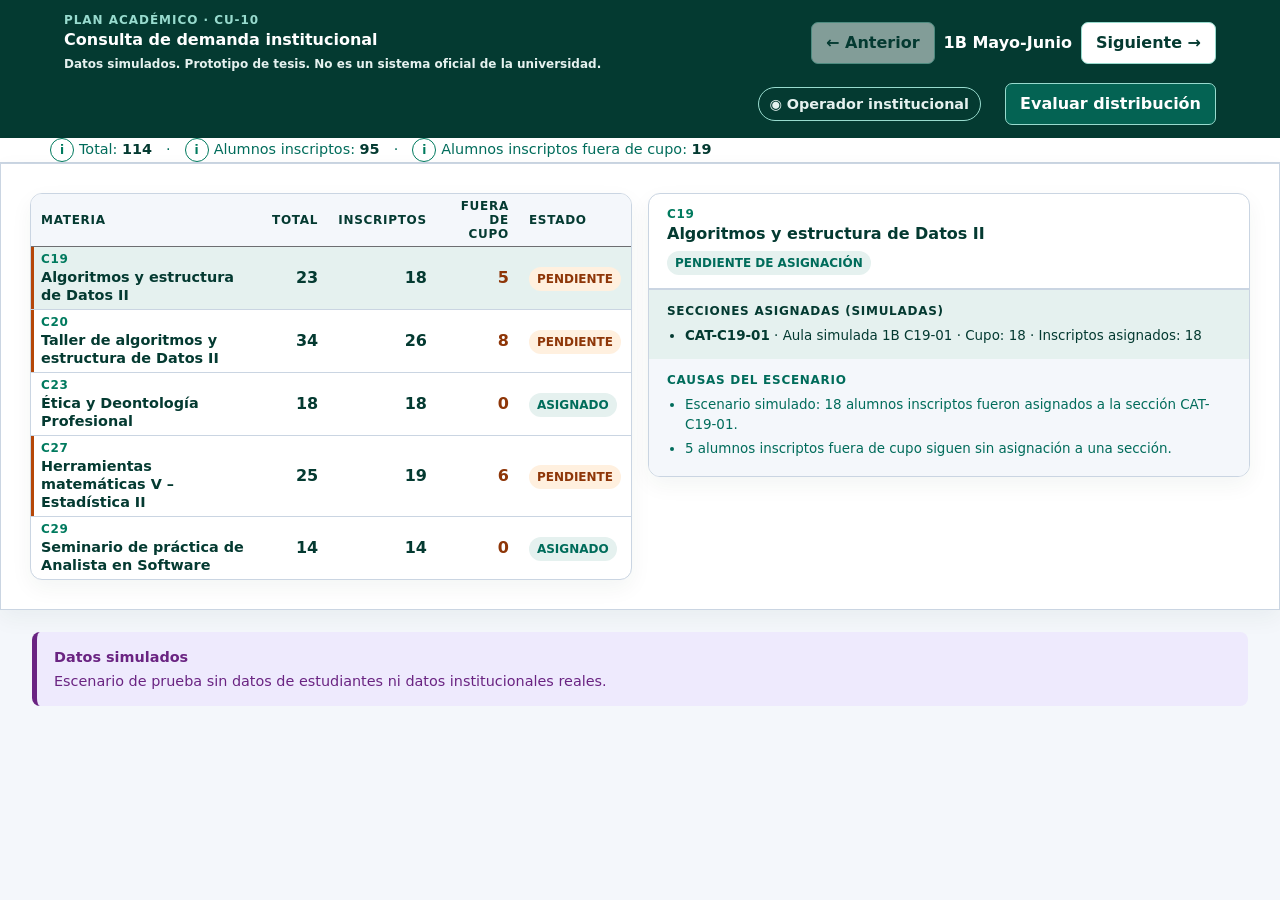
<file: institucional-demanda/index.html>
<!doctype html>
<html lang="es">
<head>
  <meta charset="utf-8">
  <meta name="viewport" content="width=device-width, initial-scale=1">
  <title>CU-10 · Demanda institucional</title>
  <link rel="icon" href="data:,">
  <link rel="stylesheet" href="../comun/tokens.css">
  <link rel="stylesheet" href="styles.css">
</head>
<body>
  <a class="skip-link" href="#demand-list">Saltar al detalle de demanda</a>
  <header class="topbar">
    <div class="brand">
      <h1 class="brand-title"><span>Plan académico · CU-10</span><span class="brand-name">Consulta de demanda institucional</span></h1>
      <p class="simulation-notice-inline">Datos simulados. Prototipo de tesis. No es un sistema oficial de la universidad.</p>
    </div>
    <div class="period-controls topbar-period" role="group" aria-label="Período académico" aria-describedby="period-description">
      <p id="period-kind" class="period-kind sr-only">Período actual</p>
      <button type="button" id="period-prev" aria-label="Ver período anterior">← Anterior</button>
      <p id="period-label" class="period-label">1B Mayo-Junio</p>
      <button type="button" id="period-next" aria-label="Ver período siguiente">Siguiente →</button>
      <p id="period-description" class="sr-only">La navegación entre períodos actualiza el resumen y el detalle de demanda simulada.</p>
    </div>
    <div class="actor-actions">
      <p class="actor"><span aria-hidden="true">◉</span> <strong>Operador institucional</strong></p>
      <button type="button" id="global-evaluation-action" class="global-evaluation-action" aria-controls="global-evaluation-result" aria-expanded="false">Evaluar distribución</button>
    </div>
  </header>

  <section class="summary" aria-labelledby="summary-title">
    <h2 id="summary-title" class="sr-only">Resumen agregado de demanda</h2>
    <div class="inline-summary">
      <span class="summary-item" data-metric="total">
        <button type="button" class="summary-info" aria-label="Más información sobre Total" aria-describedby="demand-total-help" aria-controls="demand-total-help" aria-expanded="false"><span aria-hidden="true">i</span></button>
        <span>Total: <strong id="demand-total-value">0</strong></span>
        <span id="demand-total-help" class="summary-help" role="tooltip">Total: suma de alumnos inscriptos y alumnos inscriptos fuera de cupo.</span>
      </span>
      <span class="summary-item" data-metric="alumnosInscriptos">
        <button type="button" class="summary-info" aria-label="Más información sobre Alumnos inscriptos" aria-describedby="enrolled-help" aria-controls="enrolled-help" aria-expanded="false"><span aria-hidden="true">i</span></button>
        <span>Alumnos inscriptos: <strong id="enrolled-value">0</strong></span>
        <span id="enrolled-help" class="summary-help" role="tooltip">Alumnos inscriptos: estudiantes inscriptos dentro del cupo asignado.</span>
      </span>
      <span class="summary-item" data-metric="alumnosInscriptosFueraDeCupo">
        <button type="button" class="summary-info" aria-label="Más información sobre Alumnos inscriptos fuera de cupo" aria-describedby="outside-capacity-help" aria-controls="outside-capacity-help" aria-expanded="false"><span aria-hidden="true">i</span></button>
        <span>Alumnos inscriptos fuera de cupo: <strong id="outside-capacity-value">0</strong></span>
        <span id="outside-capacity-help" class="summary-help" role="tooltip">Alumnos inscriptos fuera de cupo: estudiantes registrados o identificados para el período actual que no pudieron ser absorbidos por el cupo asignado.</span>
      </span>
      <span class="summary-item" data-metric="demandaFutura">
        <button type="button" class="summary-info" aria-label="Más información sobre Demanda futura" aria-describedby="future-demand-help" aria-controls="future-demand-help" aria-expanded="false"><span aria-hidden="true">i</span></button>
        <span>Demanda futura: <strong id="future-demand-value">0</strong></span>
        <span id="future-demand-help" class="summary-help" role="tooltip">Demanda futura: estudiantes que desean cursar la materia en el período siguiente, pero no son inscriptos del período actual.</span>
      </span>
    </div>
  </section>

  <main class="page-shell" aria-label="Consulta de demanda institucional">
    <section class="demand-section" aria-labelledby="demand-title">
      <h2 id="demand-title" class="sr-only">Demanda y causas</h2>
      <div id="global-evaluation" class="global-evaluation" hidden>
        <section id="global-evaluation-result" class="global-evaluation-result" aria-label="Resultado de la evaluación global" aria-live="polite" hidden></section>
      </div>
      <div id="demand-list" class="demand-master" tabindex="-1">
        <div class="demand-table-scroll">
          <table class="demand-table">
            <caption class="sr-only">Demanda simulada por materia del período seleccionado</caption>
            <thead id="demand-table-head"></thead>
            <tbody id="demand-table-body"></tbody>
          </table>
        </div>
        <section id="demand-detail" class="demand-detail" aria-labelledby="demand-detail-title"></section>
      </div>
    </section>

    <footer class="page-footer simulation-notice" aria-label="Aviso sobre datos simulados">
      <strong>Datos simulados</strong>
      <span>Escenario de prueba sin datos de estudiantes ni datos institucionales reales.</span>
    </footer>
  </main>

  <div id="announcements" class="sr-only" aria-live="polite" aria-atomic="true"></div>
  <script src="../comun/datos-simulados.js"></script>
  <script src="../comun/demanda-institucional-simulada.js"></script>
  <script src="../comun/optimizacion-aulas-global.js"></script>
  <script src="app.js"></script>
</body>
</html>
</file>
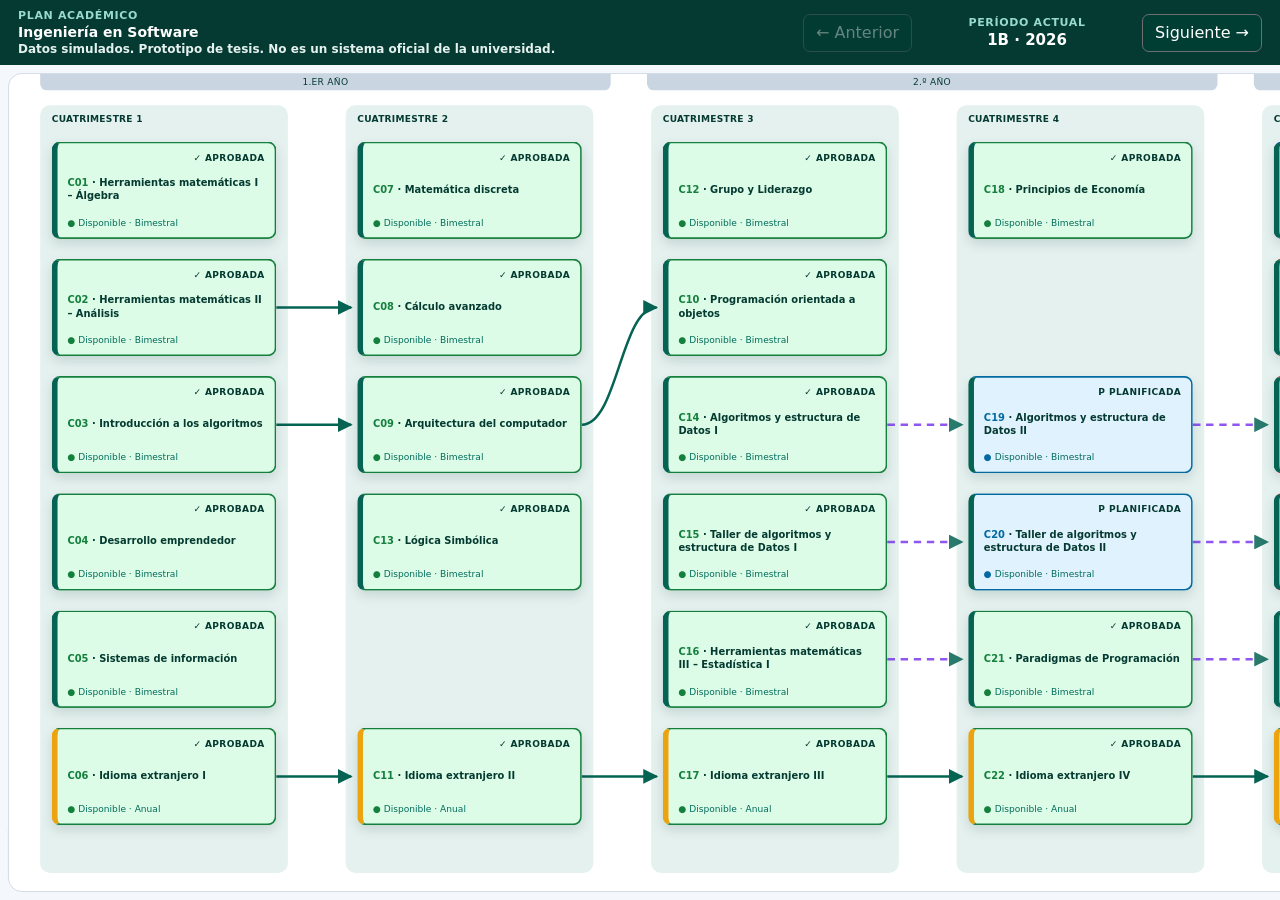
<file: mockup/index.html>
<!doctype html>
<html lang="es">
<head>
  <meta charset="utf-8">
  <meta name="viewport" content="width=device-width, initial-scale=1">
  <title>Mockup editable · Mapa de correlatividades</title>
  <link rel="stylesheet" href="../comun/tokens.css">
  <link rel="stylesheet" href="../comun/escenario.css?v=1">
</head>
<body>
  <header class="period-bar">
    <div class="period-context">
      <h1 class="period-title"><span>Plan académico</span><span class="period-title-name">Ingeniería en Software</span></h1>
      <span class="simulation-notice">Datos simulados. Prototipo de tesis. No es un sistema oficial de la universidad.</span>
    </div>
    <nav class="period-navigation" aria-label="Navegación entre períodos académicos">
      <button type="button" id="period-prev" disabled aria-label="Ver período anterior">← Anterior</button>
      <div class="period-display" aria-live="polite">
        <span id="period-kind">Período actual</span>
        <strong id="period-label">1B · 2026</strong>
      </div>
      <button type="button" id="period-next" aria-label="Ver período siguiente">Siguiente →</button>
    </nav>
  </header>
  <main class="canvas">
    <div id="graph-frame" class="graph-frame">
      <section class="graph-region" id="graph-region" aria-label="Grafo editable de materias y correlatividades">
        <div class="year-row" aria-hidden="true">
          <span>1.er año</span><span>2.º año</span><span>3.er año</span><span>4.º año</span><span>5.º año</span>
        </div>
        <div class="graph-stage" id="graph-stage">
          <svg id="connections" class="connections" aria-hidden="true"></svg>
          <div id="columns" class="columns"></div>
        </div>
      </section>
    </div>

  </main>
  <script src="app.js"></script>
</body>
</html>
</file>
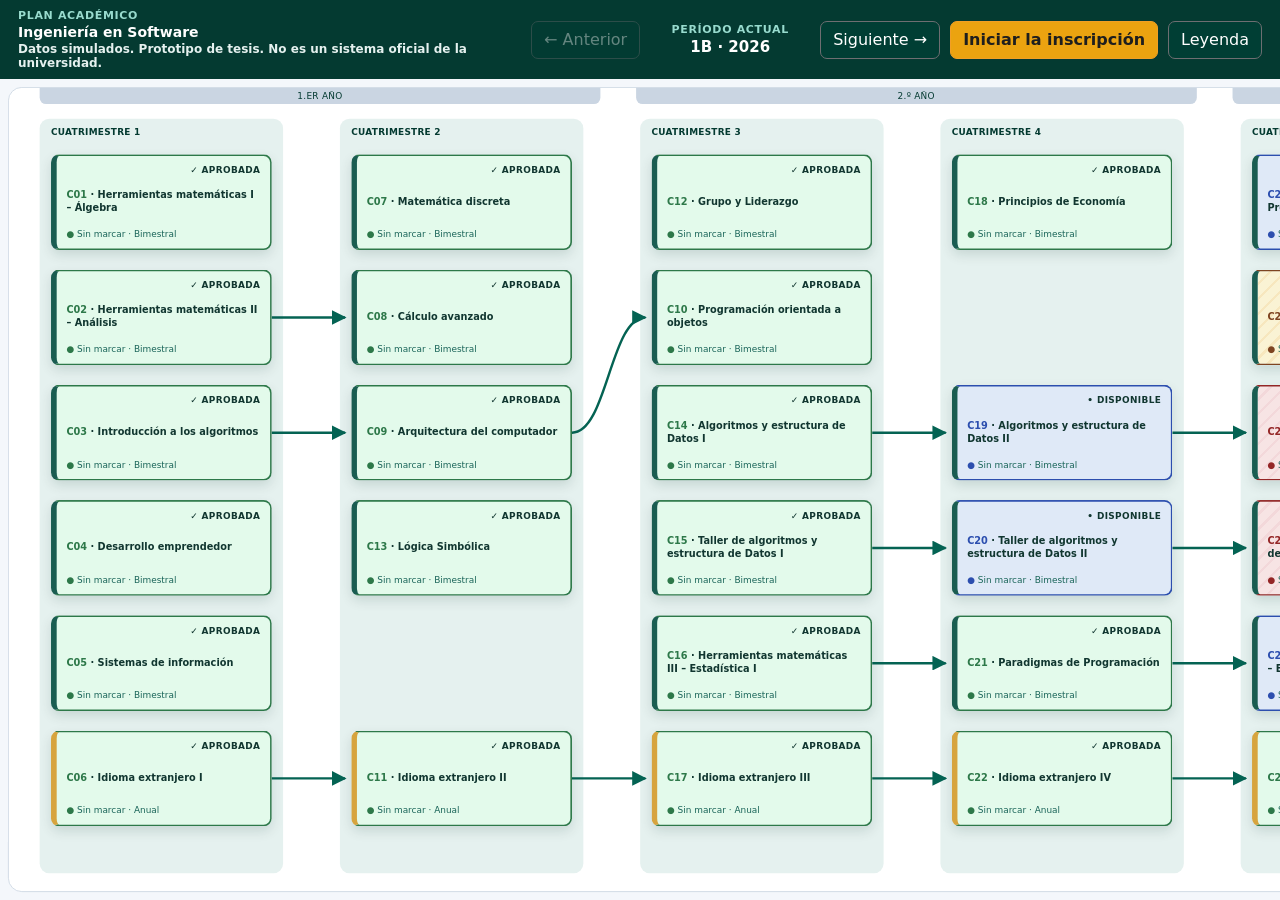
<file: panel-seleccion/index.html>
<!doctype html>
<html lang="es">
<head>
  <meta charset="utf-8">
  <meta name="viewport" content="width=device-width, initial-scale=1">
  <title>Panel de selección · Mapa de correlatividades</title>
  <link rel="icon" href="data:,">
  <link rel="stylesheet" href="../comun/tokens.css">
  <link rel="stylesheet" href="styles.css?v=24">
</head>
<body>
  <header class="period-bar">
    <div class="period-context">
      <h1 class="period-title"><span>Plan académico</span><span class="period-title-name">Ingeniería en Software</span></h1>
      <span class="simulation-notice">Datos simulados. Prototipo de tesis. No es un sistema oficial de la universidad.</span>
    </div>
    <nav class="period-navigation" aria-label="Navegación entre períodos académicos">
      <button type="button" id="period-prev" disabled aria-label="Ver período anterior">← Anterior</button>
      <div class="period-display" aria-live="polite">
        <span id="period-kind">Período actual</span>
        <strong id="period-label">1B · 2026</strong>
      </div>
      <button type="button" id="period-next" aria-label="Ver período siguiente">Siguiente →</button>
      <button type="button" id="primary-action" class="primary-action">Iniciar la inscripción</button>
      <button type="button" id="legend-toggle" aria-expanded="false" aria-controls="legend-panel">Leyenda</button>
    </nav>
    <p id="selection-status" aria-hidden="true"></p>
    <nav class="term-index" aria-label="Ir a un cuatrimestre">
      <span class="term-index-label" aria-hidden="true">Ir a</span>
      <ol class="term-index-list">
        <li><button type="button" data-term="1" aria-label="Cuatrimestre 1">1</button></li>
        <li><button type="button" data-term="2" aria-label="Cuatrimestre 2">2</button></li>
        <li><button type="button" data-term="3" aria-label="Cuatrimestre 3">3</button></li>
        <li><button type="button" data-term="4" aria-label="Cuatrimestre 4">4</button></li>
        <li><button type="button" data-term="5" aria-label="Cuatrimestre 5">5</button></li>
        <li><button type="button" data-term="6" aria-label="Cuatrimestre 6">6</button></li>
        <li><button type="button" data-term="7" aria-label="Cuatrimestre 7">7</button></li>
        <li><button type="button" data-term="8" aria-label="Cuatrimestre 8">8</button></li>
        <li><button type="button" data-term="9" aria-label="Cuatrimestre 9">9</button></li>
        <li><button type="button" data-term="10" aria-label="Cuatrimestre 10">10</button></li>
      </ol>
    </nav>

    <div id="legend-panel" class="legend-panel" hidden aria-labelledby="legend-title">
      <h2 id="legend-title">Leyenda del plano</h2>
      <h3>Estado de una materia</h3>
      <ul class="legend-states">
        <li><span class="legend-swatch approved" aria-hidden="true">✓</span> Aprobada</li>
        <li><span class="legend-swatch available" aria-hidden="true">•</span> Disponible</li>
        <li><span class="legend-swatch no-offer" aria-hidden="true">—</span> Sin cátedra</li>
        <li><span class="legend-swatch blocked" aria-hidden="true">×</span> Bloqueada</li>
        <li><span class="legend-swatch enrolled" aria-hidden="true">I</span> Inscripta</li>
        <li><span class="legend-swatch no-capacity" aria-hidden="true">0</span> Sin cupo</li>
        <li><span class="legend-swatch planned" aria-hidden="true">P</span> Planificada</li>
        <li><span class="legend-swatch review" aria-hidden="true">R</span> Solicitud en revisión</li>
      </ul>
      <h3>Régimen de cursada</h3>
      <ul class="legend-regimen-list">
        <li><span class="legend-regimen regimen-bimestral" aria-hidden="true"></span> Bimestral</li>
        <li><span class="legend-regimen regimen-cuatrimestral" aria-hidden="true"></span> Cuatrimestral</li>
        <li><span class="legend-regimen regimen-anual" aria-hidden="true"></span> Anual</li>
      </ul>
      <h3>Correlatividades</h3>
      <ul class="legend-arrows">
        <li><span class="legend-arrow solid" aria-hidden="true"></span> Trazo continuo: entre columnas contiguas</li>
        <li><span class="legend-arrow routed" aria-hidden="true"></span> Trazo punteado: cruza por encima de otras columnas</li>
      </ul>
      <button type="button" id="legend-close" class="legend-close">Cerrar la leyenda</button>
    </div>
  </header>

  <main class="canvas">
    <div id="graph-frame" class="graph-frame">
      <section class="graph-region" id="graph-region" aria-label="Grafo seleccionable de materias y correlatividades">
        <div class="year-row" aria-hidden="true">
          <span>1.er año</span><span>2.º año</span><span>3.er año</span><span>4.º año</span><span>5.º año</span>
        </div>
        <div class="graph-stage" id="graph-stage">
          <svg id="connections" class="connections" aria-hidden="true"></svg>
          <div id="columns" class="columns"></div>
        </div>
      </section>
    </div>

    <aside id="selection-panel" class="selection-panel" aria-label="Panel de selección de materias" hidden>
      <button type="button" id="panel-collapse" class="panel-handle" aria-expanded="true" aria-controls="panel-body">Ocultar el panel de selección</button>
      <div id="panel-cap-line" class="panel-cap-line">
        <div class="panel-cap-counters"><span class="cap-inline" data-cap="bimestre" data-over-cap="false"></span><span class="cap-inline" data-cap="cuatrimestre" data-over-cap="false"></span></div>
        <label class="bimester-limit-control" for="bimester-limit">Máximo por bimestre<select id="bimester-limit" name="bimester-limit"><option value="1">1 materia</option><option value="2">2 materias</option><option value="3" selected>3 materias</option></select></label>
      </div>

      <section class="panel-section availability-section" aria-labelledby="availability-title">
        <h2 id="availability-title">Restricción</h2>
        <p class="availability-hint" id="availability-hint">Días en los que no puedo asistir.</p>
        <div id="unavailable-days" class="day-toggles" role="group" aria-labelledby="availability-title availability-hint">
          <button type="button" data-unavailable-day="lunes" aria-pressed="false">lunes</button>
          <button type="button" data-unavailable-day="martes" aria-pressed="false">martes</button>
          <button type="button" data-unavailable-day="miércoles" aria-pressed="false">miércoles</button>
          <button type="button" data-unavailable-day="jueves" aria-pressed="false">jueves</button>
          <button type="button" data-unavailable-day="viernes" aria-pressed="false">viernes</button>
          <button type="button" data-unavailable-day="sábado" aria-pressed="false">sábado</button>
        </div>
      </section>


      <section class="panel-section" aria-labelledby="subjects-title">
        <h2 id="subjects-title">Materias marcadas</h2>
        <ul id="selected-subjects" class="selected-subjects"></ul>
      </section>

      <div class="panel-actions">
        <button type="button" id="panel-primary-action" class="panel-primary-action">Inscribir</button>
        <button type="button" id="panel-cancel-action" class="panel-cancel-action">Cancelar</button>
      </div>
    </aside>

  </main>

  <div id="results-scrim" class="results-scrim" hidden aria-hidden="true"></div>

  <div id="demo-strip" class="demo-strip" hidden>
    <label for="outcome-select">Desenlace simulado</label>
    <select id="outcome-select"></select>
    <span class="demo-strip-hint">Mesa del demostrador. En el prototipo real el desenlace lo determina CP-SAT, no el estudiante.</span>
  </div>
  <section id="results-modal" class="results-modal" role="dialog" aria-modal="true" aria-labelledby="results-title" hidden>
    <header class="results-header">
      <h2 id="results-title">Alternativas de cursado</h2>
      <p class="results-context"><span id="results-period"></span> · <span id="results-label"></span></p>
      <p class="results-simulated">Datos simulados: esta maqueta no ejecuta CP-SAT; los resultados son ejemplos de diseño y no provienen de ninguna corrida real.</p>
      <p id="results-granularity" class="results-granularity"></p>
      <button type="button" id="results-close" class="results-close" aria-label="Cerrar los resultados y volver a la selección">Cerrar</button>
    </header>
    <article class="outcome-summary">
      <h3 id="outcome-title"></h3>
      <p id="outcome-summary"></p>
    </article>
    <fieldset id="alternatives" class="alternatives" role="radiogroup" aria-label="Alternativas de cursado"></fieldset>
    <footer class="results-actions">
      <p id="results-confirmation-hint" class="results-confirmation-hint" aria-live="polite"></p>
      <div class="results-action-buttons">
        <button type="button" id="results-back">Volver a la selección</button>
        <button type="button" id="results-confirm" class="results-confirm" disabled>Confirmar inscripción</button>
      </div>
    </footer>
  </section>
  <p id="selection-announcement" class="sr-only" aria-live="polite"></p>

  <script src="../comun/datos-simulados.js"></script>
  <script src="../comun/resultados-simulados.js"></script>
  <script src="app.js?v=20"></script>
</body>
</html>
</file>
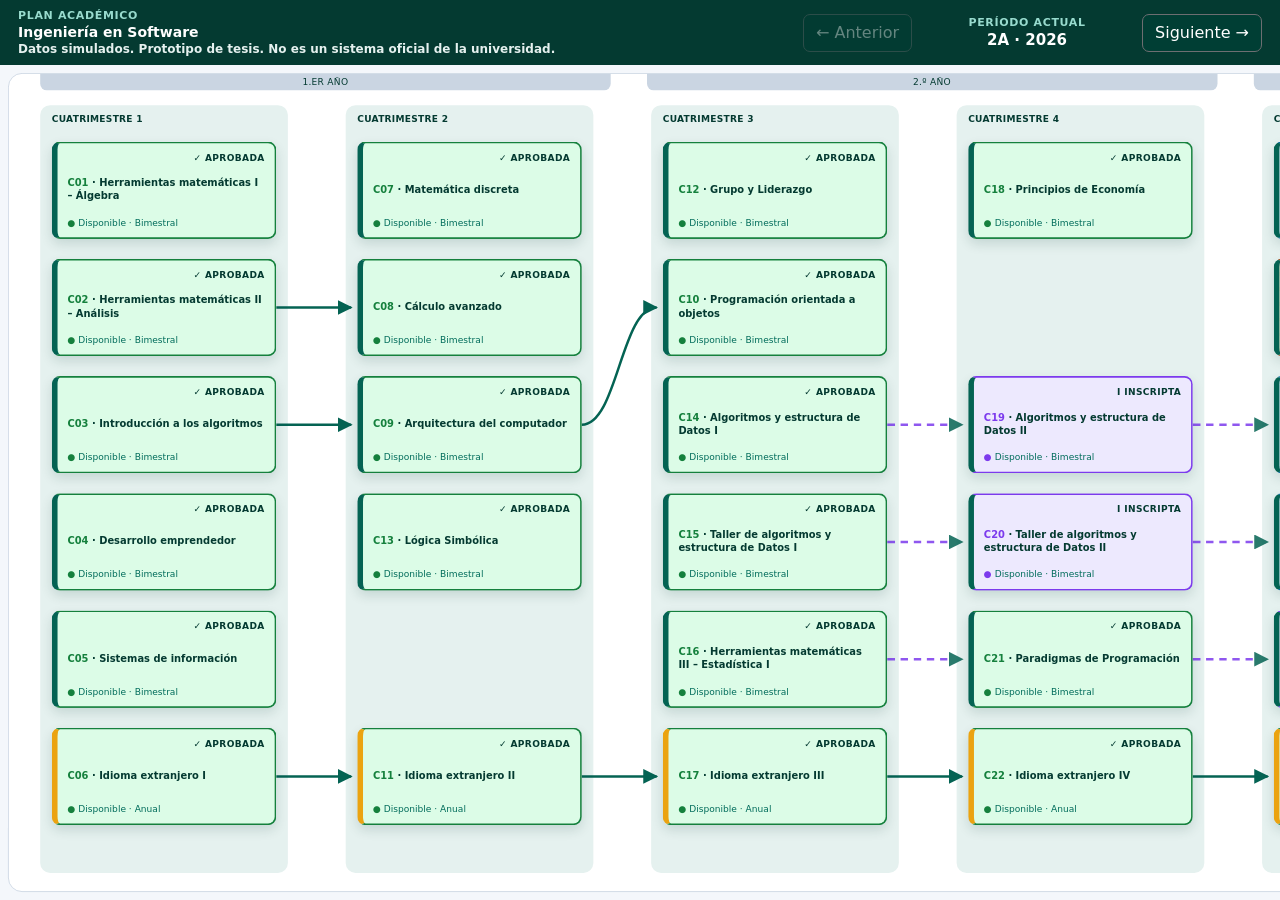
<file: periodo-2A/index.html>
<!doctype html>
<html lang="es">
<head>
  <meta charset="utf-8">
  <meta name="viewport" content="width=device-width, initial-scale=1">
  <title>Mockup editable · Mapa de correlatividades</title>
  <link rel="stylesheet" href="../comun/tokens.css">
  <link rel="stylesheet" href="../comun/escenario.css?v=1">
</head>
<body>
  <header class="period-bar">
    <div class="period-context">
      <h1 class="period-title"><span>Plan académico</span><span class="period-title-name">Ingeniería en Software</span></h1>
      <span class="simulation-notice">Datos simulados. Prototipo de tesis. No es un sistema oficial de la universidad.</span>
    </div>
    <nav class="period-navigation" aria-label="Navegación entre períodos académicos">
      <button type="button" id="period-prev" disabled aria-label="Ver período anterior">← Anterior</button>
      <div class="period-display" aria-live="polite">
        <span id="period-kind">Período actual</span>
        <strong id="period-label">2A · 2026</strong>
      </div>
      <button type="button" id="period-next" aria-label="Ver período siguiente">Siguiente →</button>
    </nav>
  </header>
  <main class="canvas">
    <div id="graph-frame" class="graph-frame">
      <section class="graph-region" id="graph-region" aria-label="Grafo editable de materias y correlatividades">
        <div class="year-row" aria-hidden="true">
          <span>1.er año</span><span>2.º año</span><span>3.er año</span><span>4.º año</span><span>5.º año</span>
        </div>
        <div class="graph-stage" id="graph-stage">
          <svg id="connections" class="connections" aria-hidden="true"></svg>
          <div id="columns" class="columns"></div>
        </div>
      </section>
    </div>

  </main>
  <script src="app.js"></script>
</body>
</html>
</file>
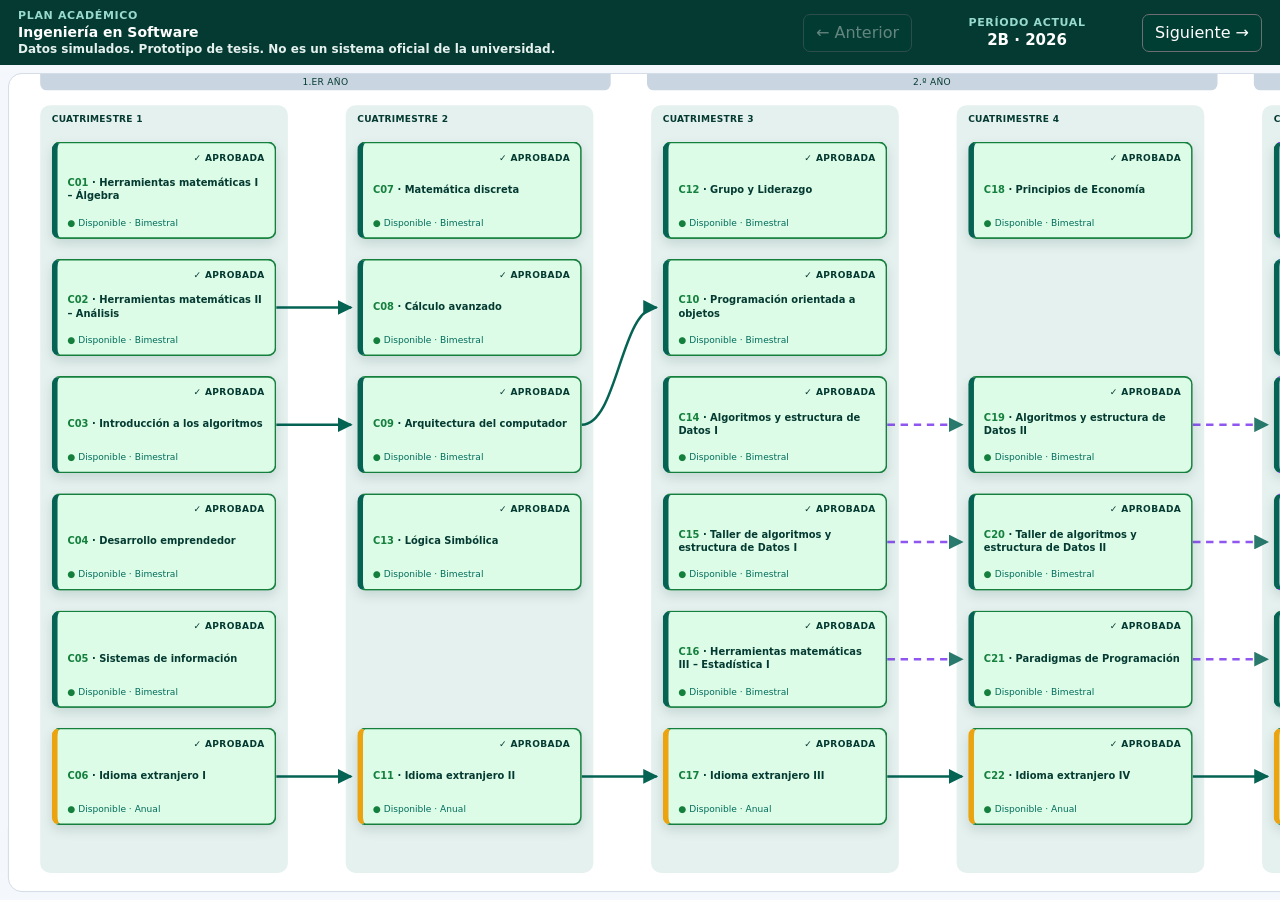
<file: periodo-2B/index.html>
<!doctype html>
<html lang="es">
<head>
  <meta charset="utf-8">
  <meta name="viewport" content="width=device-width, initial-scale=1">
  <title>Mockup editable · Mapa de correlatividades</title>
  <link rel="stylesheet" href="../comun/tokens.css">
  <link rel="stylesheet" href="../comun/escenario.css?v=1">
</head>
<body>
  <header class="period-bar">
    <div class="period-context">
      <h1 class="period-title"><span>Plan académico</span><span class="period-title-name">Ingeniería en Software</span></h1>
      <span class="simulation-notice">Datos simulados. Prototipo de tesis. No es un sistema oficial de la universidad.</span>
    </div>
    <nav class="period-navigation" aria-label="Navegación entre períodos académicos">
      <button type="button" id="period-prev" disabled aria-label="Ver período anterior">← Anterior</button>
      <div class="period-display" aria-live="polite">
        <span id="period-kind">Período actual</span>
        <strong id="period-label">2B · 2026</strong>
      </div>
      <button type="button" id="period-next" aria-label="Ver período siguiente">Siguiente →</button>
    </nav>
  </header>
  <main class="canvas">
    <div id="graph-frame" class="graph-frame">
      <section class="graph-region" id="graph-region" aria-label="Grafo editable de materias y correlatividades">
        <div class="year-row" aria-hidden="true">
          <span>1.er año</span><span>2.º año</span><span>3.er año</span><span>4.º año</span><span>5.º año</span>
        </div>
        <div class="graph-stage" id="graph-stage">
          <svg id="connections" class="connections" aria-hidden="true"></svg>
          <div id="columns" class="columns"></div>
        </div>
      </section>
    </div>

  </main>
  <script src="app.js"></script>
</body>
</html>
</file>
<file: comun/tokens.css>
/* Tokens compartidos por las cinco superficies.
   Cada superficie enlaza este archivo ANTES de su propia hoja y declara después
   solo lo suyo: la medida de lectura en el panel, la escala de lectura en rem y
   la pila tipográfica en la vista institucional. */
:root {
  /* Primitivas de color */
  --c-green:#046353;
  --c-green-deep:#00523f;
  --c-green-soft:#e5f1ef;
  --c-deep:#003e34;
  --c-ink:#043a31;
  --c-muted:#006c5b;
  --c-line:#cad5e2;
  --c-line-strong:#6d6e71;
  --c-paper:#f4f7fb;
  --c-white:#fff;
  --c-slate-teal:#98dbce;
  --c-gold:#eba310;
  --c-gold-hover:#f19f26;
  --c-ink-on-gold:#1e1e1e;
  --c-teal:#007a5e;
  --c-magenta:#6a2482;
  --c-magenta-soft:#eeeafd;
  --c-violet:#7c3aed;
  --c-rust:#c2410c;
  --c-rose:#be123c;
  --c-amber-structure:#b45309;
  --c-amber-ground:#ffedd5;
  --c-amber-ink:#431407;
  --c-stripe-no-offer:#fde7ac;
  --c-stripe-blocked:#fcd5d8;
  --c-warning:#b54708;
  --c-warning-soft:#fff0df;
  --c-warning-ink:#8e3608;
  /* Primitivas de sombra (tinta con alpha) */
  --c-shadow-card:#043a3124;
  --c-shadow-card-hover:#043a3130;
  --c-shadow-card-marked:#043a3138;
  --c-shadow-panel:#043a3147;
  --c-shadow-modal:#043a3159;
  --c-scrim:#043a3166;
  --c-shadow-ambient:#043a310d;
  --c-shadow-tooltip:#043a3133;
  --ink:var(--c-ink);
  --muted:var(--c-muted);
  --line:var(--c-line);
  --line-strong:var(--c-line-strong);
  --paper:var(--c-paper);
  --panel:var(--c-white);
  --gold-hover:var(--c-gold-hover);
  --focus:var(--c-gold);
  --focus-inner:var(--c-ink);
  --warning:var(--c-warning);
  --warning-soft:var(--c-warning-soft);
  --warning-ink:var(--c-warning-ink);
  --shadow-ambient:var(--c-shadow-ambient);
  --shadow-tooltip:var(--c-shadow-tooltip);
}
</file>
<file: institucional-demanda/styles.css>
:root {
  /* Escala tipográfica de la superficie de lectura (siete pasos) */
  --fs-micro:.75rem;
  --fs-label:.8rem;
  --fs-body-sm:.84rem;
  --fs-body:.9rem;
  --fs-title-sm:1rem;
  --fs-value:1.08rem;
  --fs-display:1.35rem;
  --navy:var(--c-ink);
  --blue:var(--c-teal);
  --blue-soft:var(--c-green-soft);
  --teal:var(--c-green);
  --teal-soft:var(--c-green-soft);
  --violet:var(--c-magenta);
  --violet-soft:var(--c-magenta-soft);
  font-family:Inter, ui-sans-serif, system-ui, -apple-system, BlinkMacSystemFont, "Segoe UI", sans-serif;
}

* { box-sizing: border-box; }
body { margin: 0; background: var(--paper); color: var(--ink); }
button, select { font: inherit; }
button, select { border: 1px solid var(--line-strong); border-radius: 7px; min-height: 42px; }
button { padding: 0 14px; background: var(--panel); color: var(--navy); cursor: pointer; font-weight: 700; }
button:hover:not(:disabled) { border-color: var(--blue); background: var(--blue-soft); }
button:disabled { cursor: not-allowed; opacity: .5; }
select { min-width: 145px; padding: 0 10px; background: var(--panel); color: var(--ink); }
button:focus-visible, select:focus-visible, .skip-link:focus-visible { outline: 3px solid var(--focus); outline-offset: 2px; box-shadow: 0 0 0 2px var(--focus-inner); }
#demand-list:focus, #demand-list:focus-visible { outline: 3px solid var(--focus); outline-offset: 2px; box-shadow: 0 0 0 2px var(--focus-inner); }

.skip-link { position: fixed; z-index: 10; top: 10px; left: 10px; transform: translateY(-160%); padding: 10px 14px; border-radius: 7px; background: var(--panel); color: var(--navy); font-weight: 700; }
.skip-link:focus { transform: translateY(0); }
.topbar { min-height: 70px; padding: 13px clamp(20px, 5vw, 72px); background: var(--navy); color: var(--c-white); display: flex; flex-wrap: wrap; align-items: center; gap: 10px 24px; }
.brand { flex: 1 1 420px; min-width: 0; }
.brand { display: grid; gap: 3px; }
.brand span { font-size: var(--fs-micro); font-weight: 800; letter-spacing: .08em; text-transform: uppercase; }
.brand span { color: var(--c-slate-teal); }
.brand-title{display:grid;gap:3px;margin:0;font-size:var(--fs-title-sm);font-weight:800}.brand .brand-name{font-size:var(--fs-title-sm);font-weight:800;letter-spacing:normal;text-transform:none;color:var(--c-white)}
.actor { margin: 0; padding: 8px 11px; border: 1px solid var(--c-slate-teal); border-radius: 999px; color: var(--blue-soft); font-size: var(--fs-body); }/* El actor provisional y su acción son una sola unidad: envuelven juntos y nunca se separan en dos filas. */
.actor-actions { display: flex; flex-wrap: wrap; align-items: center; gap: 10px 24px; margin-left: auto; }
.topbar-period { margin-inline: auto; max-width: 100%; flex-wrap: wrap; justify-content: center; }
.topbar-period .period-label { margin: 0; color: var(--c-white); font-size: var(--fs-title-sm); font-weight: 800; text-align: center; }
.topbar-period button { border-color: var(--c-slate-teal); }
.topbar-period button:hover:not(:disabled) { border-color: var(--c-white); }

.page-shell { width: 100%; margin: 0; padding: 0 0 56px; }
h2, h3 { color: var(--navy); }
.page-footer { margin: 22px clamp(16px, 4vw, 32px) 0; }
.simulation-notice { padding: 15px 17px; border-left: 5px solid var(--violet); border-radius: 8px; background: var(--violet-soft); display: grid; gap: 4px; color: var(--violet); font-size: var(--fs-body); line-height: 1.4; }
.simulation-notice-inline { margin: 4px 0 0; color: var(--blue-soft); font-size: var(--fs-micro); font-weight: 700; line-height: 1.4; }

.summary { padding: 0 clamp(16px, 4vw, 32px); background: var(--panel); border-bottom: 1px solid var(--line); box-shadow: 0 5px 12px var(--shadow-ambient); }
.inline-summary { width: min(1180px, 100%); margin: 0 auto; display: flex; flex-wrap: wrap; align-items: center; gap: 7px 14px; color: var(--muted); font-size: var(--fs-body); line-height: 1.45; }
.summary-item { position: relative; display: inline-flex; align-items: center; gap: 5px; min-width: 0; }
.summary-item[hidden] { display: none; }
.summary-item:has(~ .summary-item:not([hidden]))::after { content: "·"; margin-left: 9px; color: var(--muted); }
.summary-item strong { color: var(--navy); }
.summary-info { flex: 0 0 auto; width: 24px; min-height: 24px; height: 24px; padding: 0; border: 1px solid currentColor; border-radius: 50%; background: var(--panel); color: var(--blue); font-size: var(--fs-micro); font-weight: 800; line-height: 1; }
.summary-info:hover { background: var(--blue-soft); }
.summary-help { position: absolute; z-index: 2; top: calc(100% + 8px); left: 0; width: min(280px, calc(100vw - 32px)); padding: 10px 12px; border-radius: 8px; background: var(--navy); box-shadow: 0 6px 16px var(--shadow-tooltip); color: var(--c-white); font-size: var(--fs-label); line-height: 1.4; opacity: 0; pointer-events: none; transform: translateY(-4px); transition: opacity .15s ease, transform .15s ease; }
.summary-item:last-child .summary-help { right: 0; left: auto; }
.summary-item.is-preview .summary-help, .summary-item.is-open .summary-help { opacity: 1; pointer-events: auto; transform: translateY(0); }
.period-controls { display: flex; align-items: center; gap: 9px; }
.demand-section { margin-top: 0; padding: clamp(19px, 3vw, 29px); border: 1px solid var(--line); border-radius: 0; background: var(--panel); box-shadow: 0 8px 22px var(--shadow-ambient); }
h2 { margin: 0; font-size: var(--fs-display); letter-spacing: -.02em; }
.demand-master { display: grid; grid-template-columns: repeat(auto-fit, minmax(min(520px, 100%), 1fr)); gap: 16px; align-items: start; }
.demand-table-scroll { min-width: 0; border: 1px solid var(--line); border-radius: 12px; overflow: hidden; background: var(--panel); box-shadow: 0 8px 22px var(--shadow-ambient); }
.demand-table { width: 100%; border-collapse: collapse; }
.demand-table caption { text-align: left; }
.demand-table th, .demand-table td { padding: 5px 10px; border-bottom: 1px solid var(--line); text-align: left; vertical-align: middle; }
.demand-table thead th { background: var(--paper); border-bottom: 1px solid var(--line-strong); color: var(--navy); font-size: var(--fs-micro); font-weight: 800; letter-spacing: .06em; text-transform: uppercase; text-wrap: balance; }
.demand-table .metric-head { width: 1%; white-space: normal; text-align: right; }
.demand-table .metric-head.no-capacity { min-width: 82px; }
.demand-table .metric-cell { width: 1%; white-space: nowrap; text-align: right; }
.demand-table .status-head, .demand-table .status-cell { width: 1%; white-space: nowrap; }
.demand-table .subject-head, .demand-table tbody th[scope="row"] { width: 100%; }
.demand-table tbody tr:last-child > * { border-bottom: 0; }
.demand-table tbody tr { cursor: pointer; }
.demand-table tbody tr:hover { background: var(--paper); }
.demand-table tbody tr.is-selected { background: var(--blue-soft); }
.subject-select { display: grid; gap: 2px; align-content: center; width: 100%; padding: 0; border: 0; background: none; text-align: left; }
.subject-select:hover:not(:disabled) { border-color: transparent; background: none; }
.subject-code { color: var(--blue); font-size: var(--fs-micro); font-weight: 800; letter-spacing: .06em; }
.subject-name { color: var(--ink); font-size: var(--fs-body); font-weight: 700; line-height: 1.25; }
.metric-cell { color: var(--navy); font-size: var(--fs-title-sm); font-weight: 800; font-variant-numeric: tabular-nums; }
.metric-cell.no-capacity { color: var(--warning-ink); }
.demand-row.is-unsatisfied > th[scope="row"] { box-shadow: inset 3px 0 0 var(--warning); }
.demand-detail { min-width: 0; border: 1px solid var(--line); border-radius: 12px; overflow: hidden; background: var(--panel); box-shadow: 0 8px 22px var(--shadow-ambient); }
.demand-detail-title { display: grid; gap: 3px; margin: 0; padding: 13px 18px; border-bottom: 1px solid var(--line); }
.demand-detail-title .subject-name { font-size: var(--fs-title-sm); font-weight: 800; }
.demand-detail-title .status-chip { justify-self: start; margin-top: 4px; }
.demand-detail-title + * { border-top: 0; }
.status-chip { flex: 0 0 auto; padding: 5px 8px; border-radius: 999px; background: var(--blue-soft); color: var(--muted); font-size: var(--fs-micro); font-weight: 800; text-transform: uppercase; white-space: nowrap; }.is-unsatisfied .status-chip { background: var(--warning-soft); color: var(--warning-ink); }
.section-details { margin: 0; padding: 14px 18px; border-top: 1px solid var(--line); background: var(--blue-soft); }.section-details h4 { margin: 0 0 8px; color: var(--navy); font-size: var(--fs-micro); letter-spacing: .06em; text-transform: uppercase; }.section-list { margin: 0; padding-left: 18px; color: var(--ink); font-size: var(--fs-body-sm); line-height: 1.45; }.section-list li + li { margin-top: 5px; }
.global-plan-details { margin: 0; padding: 14px 18px; border-top: 1px solid var(--c-slate-teal); background: var(--blue-soft); }.global-plan-details h4, .global-plan-details h5 { color: var(--navy); }.global-plan-details h4 { margin: 0 0 8px; font-size: var(--fs-micro); letter-spacing: .06em; text-transform: uppercase; }.global-plan-details h5 { margin: 14px 0 8px; font-size: var(--fs-label); }.global-plan-explanation, .global-plan-residual { margin: 0; color: var(--ink); font-size: var(--fs-body-sm); line-height: 1.45; }.global-plan-summary { display: grid; grid-template-columns: repeat(3, minmax(0, 1fr)); gap: 8px; margin: 12px 0 0; }.global-plan-summary div { min-width: 0; }.global-plan-summary dt { color: var(--muted); font-size: var(--fs-micro); line-height: 1.3; }.global-plan-summary dd { margin: 3px 0 0; color: var(--navy); font-size: var(--fs-title-sm); font-weight: 800; }.global-plan-section-list { display: grid; gap: 8px; margin: 0; padding: 0; list-style: none; }.global-plan-section-list li { min-width: 0; padding: 10px; border: 1px solid var(--c-slate-teal); border-radius: 7px; background: var(--panel); color: var(--ink); font-size: var(--fs-label); line-height: 1.45; }.global-plan-section-list strong { color: var(--navy); }.global-plan-assignment, .global-plan-allocation { margin: 4px 0 0; overflow-wrap: anywhere; }.global-plan-allocation { color: var(--muted); }.global-plan-residual { margin-top: 12px; font-weight: 700; }
.global-evaluation { margin: 0 0 20px; padding: 16px; border: 1px solid var(--line); border-radius: 10px; background: var(--panel); }/* La acción vive en la barra: el bloque queda sólo para el resultado y se pliega mientras no lo haya. */#global-evaluation:has(> #global-evaluation-result[hidden]) { display: none; }.global-evaluation-action { border-color: var(--c-slate-teal); background: var(--c-green); color: var(--c-white); font-weight: 800; }.global-evaluation-action:hover:not(:disabled) { border-color: var(--c-green-deep); background: var(--c-green-deep); }.global-evaluation-result { margin-top: 14px; padding-top: 14px; border-top: 1px solid var(--line); color: var(--ink); }.global-evaluation-result h3 { margin: 0 0 11px; color: var(--ink); font-size: var(--fs-body); }.global-evaluation-result > p { margin: 12px 0 0; font-size: var(--fs-body-sm); line-height: 1.5; }.global-evaluation-details { display: grid; grid-template-columns: minmax(0, 1fr) auto; gap: 7px 16px; margin: 0; font-size: var(--fs-body-sm); line-height: 1.4; }.global-evaluation-details dt { color: var(--muted); }.global-evaluation-details dd { margin: 0; color: var(--ink); font-weight: 800; text-align: right; }.global-evaluation-notice { padding: 10px 12px; border-left: 3px solid var(--line-strong); background: var(--paper); font-weight: 700; }
.cause-block { margin: 0; padding: 14px 18px 17px; background: var(--paper); }.cause-block h4 { margin: 0 0 8px; color: var(--muted); font-size: var(--fs-micro); letter-spacing: .06em; text-transform: uppercase; }.cause-block ul { margin: 0; padding-left: 18px; color: var(--muted); font-size: var(--fs-body-sm); line-height: 1.45; }.cause-block li + li { margin-top: 5px; }
.sr-only { position: absolute; width: 1px; height: 1px; padding: 0; margin: -1px; overflow: hidden; clip: rect(0, 0, 0, 0); white-space: nowrap; border: 0; }

@media (max-width: 760px) { .topbar { display: flex; flex-direction: column; align-items: stretch; }.topbar > * { flex: 0 0 auto; }.topbar-period { justify-content: center; flex-wrap: wrap; }.actor { align-self: start; margin-left: 0; }.actor-actions { flex-direction: column; align-items: stretch; gap: 10px; margin-left: 0; }.demand-table th, .demand-table td { padding: 5px 9px; }.summary-help { position: static; display: none; width: 100%; margin-top: 4px; transform: none; }.summary-item { flex-wrap: wrap; }.summary-item:last-child .summary-help { margin-right: 0; }.summary-item.is-preview .summary-help, .summary-item.is-open .summary-help { display: block; transform: none; } }
@media (max-width: 470px) { .demand-table th, .demand-table td { padding: 5px 7px; }.demand-table .status-head, .demand-table .status-cell { display: none; }.demand-table .subject-name { font-size: var(--fs-body-sm); }.period-controls { display: grid; grid-template-columns: minmax(0, 1fr) minmax(0, 1fr); }.period-controls button { min-width: 0; padding: 0 8px; white-space: normal; }.period-label { grid-column: 1 / -1; width: 100%; }.status-chip { white-space: nowrap; }.global-evaluation { padding: 14px; }.global-evaluation-details { grid-template-columns: 1fr; gap: 3px; }.global-evaluation-details dd { margin-bottom: 8px; text-align: left; }.global-plan-summary { grid-template-columns: 1fr; gap: 7px; }.global-plan-summary dt { display: inline; }.global-plan-summary dd { display: inline; margin-left: 5px; } }
@media (prefers-reduced-motion: reduce) { *, *::before, *::after { scroll-behavior: auto !important; } }
</file>
<file: comun/escenario.css>
/* Hoja del plano: la comparten las tres superficies de escenario, que hasta ahora
   tenían tres copias byte a byte idénticas de este archivo. Enlaza tokens.css primero. */
:root {
  --green:var(--c-green);
  --green-deep:var(--c-green-deep);
  --green-soft:var(--c-green-soft);
  --deep:var(--c-deep);
  --gold:var(--c-gold);
  --ink-on-gold:var(--c-ink-on-gold);
  --amber-structure:var(--c-amber-structure);
  --amber-ground:var(--c-amber-ground);
  --amber-ink:var(--c-amber-ink);
  --stripe-no-offer:var(--c-stripe-no-offer);
  --stripe-blocked:var(--c-stripe-blocked);
  --regimen-bimestral:var(--c-green);
  --regimen-cuatrimestral:var(--available);
  --regimen-anual:var(--c-gold);
  --edge-dashed:var(--c-violet);
  --review-soft:var(--c-magenta-soft);
  --shadow-card:var(--c-shadow-card);
  --shadow-card-hover:var(--c-shadow-card-hover);
  --shadow-card-marked:var(--c-shadow-card-marked);
  --shadow-panel:var(--c-shadow-panel);
  --shadow-modal:var(--c-shadow-modal);
  --scrim:var(--c-scrim);
  --approved-bg:#dcfce7;
  --approved:#15803d;
  --available-bg:#dbeafe;
  --available:#1d4ed8;
  --no-offer-bg:#fef3c7;
  --no-offer:#92400e;
  --blocked-bg:#fee2e2;
  --blocked:#b91c1c;
  --enrolled-bg:#ede9fe;
  --enrolled:#7c3aed;
  --no-capacity-bg:#ffedd5;
  --no-capacity:#c2410c;
  --planned-bg:#e0f2fe;
  --planned:#0369a1;
  --review-bg:var(--c-magenta-soft);
  --review:var(--c-magenta);
  font-family:Inter,ui-sans-serif,system-ui,-apple-system,BlinkMacSystemFont,"Segoe UI",sans-serif;
}
*{box-sizing:border-box}
html,body{height:100%;overflow:hidden}
body{margin:0;background:var(--paper);color:var(--ink);display:flex;flex-direction:column}
button{font:inherit}
button:focus-visible{outline:3px solid var(--focus);outline-offset:2px;box-shadow:0 0 0 2px var(--focus-inner)}
.period-bar{flex:0 0 auto;min-height:64px;padding:9px 18px;background:var(--ink);color:var(--c-white);display:flex;align-items:center;justify-content:space-between;gap:24px}
.period-context{display:grid;gap:2px}.period-context span,.period-display span{color:var(--line-strong);font-size:11px;font-weight:700;letter-spacing:.06em;text-transform:uppercase}.period-context span,.period-display span{color:var(--c-slate-teal)}.period-title{display:grid;gap:2px;margin:0;font-size:14px;font-weight:800}.period-context .period-title-name{font-size:14px;font-weight:800;letter-spacing:normal;text-transform:none;color:var(--c-white)}.period-context .simulation-notice{color:var(--green-soft);font-size:12px;font-weight:700;letter-spacing:0;text-transform:none}
.period-navigation{display:flex;align-items:center;gap:10px}.period-navigation button{min-height:38px;padding:8px 12px;border:1px solid var(--line-strong);border-radius:7px;background:var(--deep);color:var(--c-white);cursor:pointer}.period-navigation button:hover:not(:disabled){background:var(--green-deep)}.period-navigation button.primary-action:hover:not(:disabled){background:var(--gold-hover);border-color:var(--gold-hover);color:var(--ink-on-gold)}.period-navigation button:disabled{cursor:not-allowed;opacity:.38}
.period-display{min-width:210px;padding:4px 20px;text-align:center;display:grid;gap:2px}.period-display strong{font-size:15px}
.canvas{width:100%;height:auto;min-height:0;flex:1;padding:8px;overflow-x:auto;overflow-y:hidden;background:var(--paper)}
.graph-frame{position:relative;overflow:visible}
.graph-region{transform-origin:top left}
.graph-region{position:absolute;top:0;left:0;width:3708px;margin:0;padding:0 38px 22px;border:1px solid var(--line);border-radius:17px;background:var(--panel)}
.year-row{height:38px;display:grid;grid-template-columns:repeat(5,1fr);gap:44px;padding:0 0}
.year-row span{height:20px;padding-top:4px;border-radius:0 0 8px 8px;background:var(--line);text-align:center;text-transform:uppercase;font-size:11px;letter-spacing:.03em}
.graph-stage{position:relative;width:3444px;min-height:930px}
.columns{position:relative;display:grid;grid-template-columns:repeat(10,300px);gap:70px;height:930px}
.term{height:930px;padding:10px 14px;border-radius:12px;background:var(--green-soft)}
.term h2{position:relative;z-index:2;height:34px;margin:0;text-transform:uppercase;font-size:11px;letter-spacing:.03em}
.term-grid{display:grid;grid-template-rows:repeat(6,118px);gap:24px}
.course{grid-row:var(--slot);z-index:2;width:272px;height:118px;padding:11px 12px;border:2px solid currentColor;border-left-width:7px;border-radius:10px;background:var(--course-bg);color:var(--course-color);box-shadow:0 6px 14px var(--shadow-card);text-align:left;display:flex;flex-direction:column;justify-content:space-between;position:relative}
.course:hover:not(:disabled):focus-visible{box-shadow:0 0 0 2px var(--focus-inner),0 10px 22px var(--shadow-card-hover)}
.course.marked:focus-visible{box-shadow:0 0 0 2px var(--focus-inner),0 0 0 4px var(--green),0 10px 22px var(--shadow-card-marked)}
.course strong{color:var(--ink);font-size:12px;line-height:1.3}.course strong span{color:var(--course-color)}
.course small{color:var(--muted);font-size:11px}.course small span{color:var(--course-color)}
.course-state{align-self:flex-end;color:var(--ink);font-size:11px;font-weight:800;text-transform:uppercase;letter-spacing:.04em}
.course.approved{--course-bg:var(--approved-bg);--course-color:var(--approved);background:var(--approved-bg);color:var(--approved)}
.course.available{--course-bg:var(--available-bg);--course-color:var(--available);background:var(--available-bg);color:var(--available)}
.course.no-offer{--course-bg:var(--no-offer-bg);--course-color:var(--no-offer);background:repeating-linear-gradient(135deg,var(--no-offer-bg),var(--no-offer-bg) 10px,var(--stripe-no-offer) 10px,var(--stripe-no-offer) 13px);color:var(--no-offer)}
.course.blocked{--course-bg:var(--blocked-bg);--course-color:var(--blocked);background:repeating-linear-gradient(135deg,var(--blocked-bg),var(--blocked-bg) 10px,var(--stripe-blocked) 10px,var(--stripe-blocked) 13px);color:var(--blocked)}
.course.enrolled{--course-bg:var(--enrolled-bg);--course-color:var(--enrolled);background:var(--enrolled-bg);color:var(--enrolled)}
.course.no-capacity{--course-bg:var(--no-capacity-bg);--course-color:var(--no-capacity);background:var(--no-capacity-bg);color:var(--no-capacity)}
.course.planned{--course-bg:var(--planned-bg);--course-color:var(--planned);background:var(--planned-bg);color:var(--planned)}
.course.review{--course-bg:var(--review-bg);--course-color:var(--review);background:var(--review-bg);color:var(--review)}
.course.regimen-bimestral{border-left-color:var(--regimen-bimestral)}.course.regimen-cuatrimestral{border-left-color:var(--regimen-cuatrimestral)}.course.regimen-anual{border-left-color:var(--regimen-anual)}
.connections{position:absolute;z-index:1;inset:0;overflow:visible;pointer-events:none}
.edge{fill:none;stroke:var(--green);stroke-width:3}.edge.routed{stroke:var(--edge-dashed);stroke-dasharray:9 7;opacity:.85}.connections marker path{fill:var(--green)}
@media(max-width:640px){.period-bar{align-items:flex-start;flex-direction:column;gap:8px}.period-navigation{width:100%;justify-content:space-between}.period-display{min-width:0;padding-inline:8px}}
@media(prefers-reduced-motion:reduce){.course{transition:none}}
</file>
<file: panel-seleccion/styles.css>
:root {
  --green:var(--c-green);
  --green-deep:var(--c-green-deep);
  --green-soft:var(--c-green-soft);
  --deep:var(--c-deep);
  --gold:var(--c-gold);
  --ink-on-gold:var(--c-ink-on-gold);
  --amber-structure:var(--c-amber-structure);
  --amber-ground:var(--c-amber-ground);
  --amber-ink:var(--c-amber-ink);
  --stripe-no-offer:var(--c-stripe-no-offer);
  --stripe-blocked:var(--c-stripe-blocked);
  --regimen-bimestral:var(--c-green);
  --regimen-cuatrimestral:var(--available);
  --regimen-anual:var(--c-gold);
  --edge-dashed:var(--c-violet);
  --review-soft:var(--c-magenta-soft);
  --shadow-card:var(--c-shadow-card);
  --shadow-card-hover:var(--c-shadow-card-hover);
  --shadow-card-marked:var(--c-shadow-card-marked);
  --shadow-panel:var(--c-shadow-panel);
  --shadow-modal:var(--c-shadow-modal);
  --scrim:var(--c-scrim);
  --approved-bg:#dcfce7;
  --approved:#15803d;
  --available-bg:#dbeafe;
  --available:#1d4ed8;
  --no-offer-bg:#fef3c7;
  --no-offer:#92400e;
  --blocked-bg:#fee2e2;
  --blocked:#b91c1c;
  --enrolled-bg:#ede9fe;
  --enrolled:#7c3aed;
  --no-capacity-bg:#ffedd5;
  --no-capacity:#c2410c;
  --planned-bg:#e0f2fe;
  --planned:#0369a1;
  --review-bg:var(--c-magenta-soft);
  --review:var(--c-magenta);
  /* Medida de lectura de la prosa */
  --measure-prose:65ch;
  font-family:Inter,ui-sans-serif,system-ui,-apple-system,BlinkMacSystemFont,"Segoe UI",sans-serif;
}
*{box-sizing:border-box} html,body{height:100%;overflow:hidden} body{margin:0;background:var(--paper);color:var(--ink);display:flex;flex-direction:column} button{font:inherit;cursor:pointer} button:focus-visible,select:focus-visible,input:focus-visible,a:focus-visible{outline:3px solid var(--focus);outline-offset:2px;box-shadow:0 0 0 2px var(--focus-inner)}
.canvas:focus-visible{outline:3px solid var(--focus);outline-offset:-3px;box-shadow:inset 0 0 0 5px var(--focus-inner)}
.period-bar{flex:0 0 auto;min-height:64px;padding:9px 18px;background:var(--ink);color:var(--c-white);display:flex;flex-wrap:wrap;align-items:center;justify-content:space-between;gap:24px;row-gap:8px}.period-context{display:grid;gap:2px;flex:1 1 0;min-width:0}.period-context span,.period-display span{color:var(--line-strong);font-size:11px;font-weight:700;letter-spacing:.06em;text-transform:uppercase}.period-context span,.period-display span{color:var(--c-slate-teal)}.period-title{display:grid;gap:2px;margin:0;font-size:14px;font-weight:800}.period-context .period-title-name{font-size:14px;font-weight:800;letter-spacing:normal;text-transform:none;color:var(--c-white)}.period-context .simulation-notice{color:var(--green-soft);font-size:12px;font-weight:700;letter-spacing:0;text-transform:none}.period-navigation{display:flex;align-items:center;gap:10px}.period-navigation button{min-height:38px;padding:8px 12px;border:1px solid var(--line-strong);border-radius:7px;background:var(--deep);color:var(--c-white)}.period-navigation button:hover:not(:disabled){background:var(--green-deep)}.period-navigation button.primary-action:hover:not(:disabled){background:var(--gold-hover);border-color:var(--gold-hover);color:var(--ink-on-gold)}.period-navigation button:disabled{cursor:not-allowed;opacity:.38}.period-display{min-width:160px;padding:4px 10px;text-align:center;display:grid;gap:2px}.period-display strong{font-size:15px}.period-navigation .primary-action{background:var(--gold);border-color:var(--gold-hover);color:var(--ink-on-gold);font-weight:800}.period-navigation .primary-action:hover{background:var(--gold-hover)}#selection-status{flex:0 0 100%;margin:0;color:var(--green-soft);font-size:12px;font-weight:700;line-height:1.4}#selection-status:empty{display:none}
.canvas{position:relative;width:100%;min-height:0;flex:1;padding:8px;overflow:auto;background:var(--paper)}.graph-frame{position:relative;overflow:visible}.graph-region{transform-origin:top left}.graph-region{position:absolute;top:0;left:0;width:3708px;margin:0;padding:0 38px 22px;border:1px solid var(--line);border-radius:17px;background:var(--panel)}.year-row{height:38px;display:grid;grid-template-columns:repeat(5,1fr);gap:44px}.year-row span{height:20px;padding-top:4px;border-radius:0 0 8px 8px;background:var(--line);text-align:center;text-transform:uppercase;font-size:11px;letter-spacing:.03em}.graph-stage{position:relative;width:3444px;min-height:930px}.columns{position:relative;display:grid;grid-template-columns:repeat(10,300px);gap:70px;height:930px}.term{height:930px;padding:10px 14px;border-radius:12px;background:var(--green-soft)}.term h2{position:relative;z-index:2;height:34px;margin:0;text-transform:uppercase;font-size:11px;letter-spacing:.03em}.term-grid{display:grid;grid-template-rows:repeat(6,118px);gap:24px}
.course{grid-row:var(--slot);z-index:2;width:272px;height:118px;padding:11px 12px;border:2px solid currentColor;border-left-width:7px;border-radius:10px;background:var(--course-bg);color:var(--course-color);box-shadow:0 6px 14px var(--shadow-card);text-align:left;display:flex;flex-direction:column;justify-content:space-between;position:relative;transition:opacity .15s,transform .15s,box-shadow .15s}.course:hover:not(:disabled){transform:translateY(-2px);box-shadow:0 10px 22px var(--shadow-card-hover)}.course:hover:not(:disabled):focus-visible{box-shadow:0 0 0 2px var(--focus-inner),0 10px 22px var(--shadow-card-hover)}.course:disabled{cursor:not-allowed;filter:saturate(.7)}.course strong{color:var(--ink);font-size:12px;line-height:1.3}.course strong span{color:var(--course-color)}.course small{color:var(--muted);font-size:11px}.course small span{color:var(--course-color)}.course-state{align-self:flex-end;color:var(--ink);font-size:11px;font-weight:800;text-transform:uppercase;letter-spacing:.04em}.course.approved{--course-bg:var(--approved-bg);--course-color:var(--approved)}.course.available{--course-bg:var(--available-bg);--course-color:var(--available)}.course.no-offer{--course-bg:var(--no-offer-bg);--course-color:var(--no-offer);background:repeating-linear-gradient(135deg,var(--no-offer-bg),var(--no-offer-bg) 10px,var(--stripe-no-offer) 10px,var(--stripe-no-offer) 13px)}.course.blocked{--course-bg:var(--blocked-bg);--course-color:var(--blocked);background:repeating-linear-gradient(135deg,var(--blocked-bg),var(--blocked-bg) 10px,var(--stripe-blocked) 10px,var(--stripe-blocked) 13px)}.course.enrolled{--course-bg:var(--enrolled-bg);--course-color:var(--enrolled)}.course.no-capacity{--course-bg:var(--no-capacity-bg);--course-color:var(--no-capacity)}.course.planned{--course-bg:var(--planned-bg);--course-color:var(--planned)}.course.review{--course-bg:var(--review-bg);--course-color:var(--review)}.course.regimen-bimestral{border-left-color:var(--regimen-bimestral)}.course.regimen-cuatrimestral{border-left-color:var(--regimen-cuatrimestral)}.course.regimen-anual{border-left-color:var(--regimen-anual)}.course.marked{z-index:3;box-shadow:0 0 0 4px var(--green),0 10px 22px var(--shadow-card-marked)}.course.marked:focus-visible{box-shadow:0 0 0 2px var(--focus-inner),0 0 0 4px var(--green),0 10px 22px var(--shadow-card-marked)}.course.marked::after{position:absolute;right:8px;bottom:8px;padding:2px 5px;border-radius:4px;background:var(--ink);color:var(--c-white);font-size:11px;font-weight:800;letter-spacing:.04em;content:"MARCADA"}
.connections{position:absolute;z-index:1;inset:0;overflow:visible;pointer-events:none}.edge{fill:none;stroke:var(--green);stroke-width:3}.edge.routed{stroke:var(--edge-dashed);stroke-dasharray:9 7;opacity:.85}.connections marker path{fill:var(--green)}
/* The fixed panel overlays the graph and migrates with the canvas scroll. */
.selection-panel[data-side="left"]{left:var(--panel-inset)}.selection-panel[data-side="right"]{left:calc(100vw - var(--panel-inset) - min(360px,calc(100vw - 32px)))}
.selection-panel{--panel-inset:24px;position:fixed;z-index:10;top:84px;left:calc(100vw - var(--panel-inset) - min(360px,calc(100vw - 32px)));width:min(360px,calc(100vw - 32px));max-height:calc(100vh - 104px);padding:18px;border-radius:14px;background:var(--panel);box-shadow:0 22px 44px var(--shadow-panel);overflow-y:auto;pointer-events:auto}.panel-cap-line{display:grid;gap:9px;padding:8px 0 11px;border-bottom:1px solid var(--line)}.panel-cap-counters{display:grid;gap:4px}.cap-inline{color:var(--ink);font-size:12px;font-weight:800;white-space:nowrap}.cap-inline[data-over-cap="true"]{color:var(--blocked)}.bimester-limit-control{display:flex;align-items:center;justify-content:space-between;gap:10px;color:var(--muted);font-size:11px;font-weight:800}.bimester-limit-control select{min-height:32px;padding:5px 8px;border:1px solid var(--line-strong);border-radius:6px;background:var(--panel);color:var(--ink);font:inherit;font-size:12px;font-weight:800}.panel-section{margin-top:15px;padding-top:13px;border-top:1px solid var(--line)}.panel-section h2{margin:0 0 8px;font-size:12px;text-transform:uppercase;letter-spacing:.04em}.availability-section{border-top:0;margin-top:12px;padding:12px;background:var(--green-soft);border:1px solid var(--line);border-radius:9px}.availability-hint{margin:4px 0 0;color:var(--ink);font-size:12px;line-height:1.4}.day-toggles{display:flex;flex-wrap:wrap;gap:6px;margin-top:10px}.day-toggles button{padding:6px 8px;border:1px solid var(--line-strong);border-radius:6px;background:var(--panel);color:var(--ink);font-size:11px;font-weight:700;text-transform:capitalize}.day-toggles button[aria-pressed="true"]{border-color:var(--blocked);background:var(--blocked-bg);color:var(--blocked)}.selected-subjects{padding:0;margin:0;list-style:none}.empty-state{padding:9px;border-radius:8px;background:var(--green-soft);color:var(--muted);font-size:12px}.subject-item{padding:8px 0;border-top:1px solid var(--green-soft)}.subject-item:first-child{border-top:0}.subject-name{position:relative;display:block;width:100%;padding:8px 32px 8px 9px;border:1px solid var(--line);border-radius:7px;background:var(--paper);text-align:left;font-family:inherit;font-size:12px;font-weight:700;color:inherit;cursor:pointer}.subject-name:hover,.subject-name[aria-expanded="true"]{border-color:var(--green);background:var(--green-soft);color:var(--green-deep)}.subject-name:focus-visible{border-color:var(--green);background:var(--green-soft)}.accordion-caret{position:absolute;top:14px;right:12px;width:10px;height:10px;border-right:2px solid currentColor;border-bottom:2px solid currentColor;transform:rotate(45deg);transform-origin:center;transition:transform .15s}.subject-name[aria-expanded="true"] .accordion-caret{transform:rotate(225deg)}.subject-meta,.subject-motive{display:block;margin-top:2px;color:var(--muted);font-size:11px}.subject-origin{color:var(--green)}.subject-motive{color:var(--blocked);font-weight:700}.subject-professor-options{display:grid;gap:5px;margin:7px 0 0 11px;padding:9px;border-left:3px solid var(--green);border-radius:0 7px 7px 0;background:var(--green-soft);color:var(--ink);font-size:11px}.subject-professor-options[hidden]{display:none}.subject-professor-options p{margin:0 0 2px;line-height:1.3}.subject-professor-options label{line-height:1.3}.panel-actions{display:flex;justify-content:flex-end;align-items:center;gap:9px;margin-top:16px}.panel-primary-action,.panel-cancel-action{padding:10px 13px;border-radius:8px;font-weight:800}.panel-primary-action{margin-left:auto;border:0;background:var(--green);color:var(--c-white)}.panel-primary-action:hover:not(:disabled){background:var(--green-deep)}.panel-primary-action:disabled{cursor:not-allowed;opacity:.45}.panel-cancel-action{border:1px solid var(--line-strong);background:var(--panel);color:var(--ink)}.panel-cancel-action:hover,.panel-cancel-action:focus-visible{border-color:var(--muted);background:var(--paper)}
.results-scrim{position:fixed;z-index:15;inset:64px 0 0;background:var(--scrim)}.results-modal{position:fixed;z-index:20;inset:80px 24px 84px;max-width:1180px;margin:auto;padding:20px;border-radius:14px;background:var(--panel);box-shadow:0 30px 64px var(--shadow-modal);overflow-y:auto}.results-header{position:relative;padding:0 112px 14px 0;border-bottom:1px solid var(--line)}.results-header h2{margin:3px 0 6px;font-size:22px}.results-context,.results-simulated,.results-granularity{margin:7px 0;line-height:1.4;font-size:12px}.results-context{font-weight:800}.results-simulated{max-width:var(--measure-prose);padding:8px 10px;border-left:3px solid var(--green);background:var(--green-soft);color:var(--green-deep)}.results-granularity{color:var(--ink);font-weight:700}.results-close{position:absolute;top:0;right:0;padding:8px 11px;border:1px solid var(--green);border-radius:7px;background:var(--panel);color:var(--green-deep);font-size:12px;font-weight:800}.results-close:hover,.results-close:focus-visible{background:var(--green-soft)}.results-simulator{display:grid;grid-template-columns:auto minmax(180px,300px);align-items:center;gap:8px 12px;margin:15px 0;padding:12px;border:1px solid var(--line);border-radius:9px;background:var(--paper);font-size:12px}.results-simulator label{font-weight:800}.results-simulator select{min-height:34px;padding:6px 8px;border:1px solid var(--line-strong);border-radius:6px;background:var(--panel);color:var(--ink);font:inherit}.results-simulator p{grid-column:1 / -1;max-width:var(--measure-prose);margin:0;color:var(--muted);line-height:1.4}.outcome-summary{margin:14px 0}.outcome-summary h3{margin:0 0 5px;font-size:13px;text-transform:uppercase;letter-spacing:.04em}.outcome-summary p{max-width:var(--measure-prose);margin:0;line-height:1.45;font-size:13px}.alternatives{display:grid;grid-template-columns:repeat(auto-fit,minmax(300px,1fr));align-items:start;gap:14px;margin:0;padding:0;border:0}.alternative{min-width:0;padding:14px;border:1px solid var(--line);border-radius:10px;background:var(--panel);cursor:pointer}.alternative.selected{border-color:var(--green);background:var(--green-soft);box-shadow:0 0 0 3px var(--c-slate-teal)}.alternative-choice{display:flex;align-items:center;gap:8px;margin:0 0 8px}.alternative-choice-input{inline-size:18px;block-size:18px;accent-color:var(--green);cursor:pointer}.alternative-choice label{font-size:12px;font-weight:800;line-height:1.3;cursor:pointer}.alternative-index{margin:0 0 3px;color:var(--muted);font-size:12px;font-weight:800;text-transform:uppercase;letter-spacing:.04em}.alternative h4{margin:0 0 9px;font-size:16px}.alternative-badge{display:inline-block;margin:0 0 10px;padding:4px 7px;border-radius:5px;background:var(--no-offer-bg);color:var(--no-offer);font-size:12px;font-weight:800}.outcome-explanation{grid-column:1 / -1;padding:14px;border-left:4px solid var(--amber-structure);border-radius:0 9px 9px 0;background:var(--warning-soft);color:var(--amber-ink)}.outcome-empty{margin:0 0 10px;font-size:13px;font-weight:800}.outcome-explanation h4{margin:0 0 8px;font-size:16px}.outcome-causes{display:grid;gap:6px;margin:0;padding-left:20px;font-size:13px;line-height:1.4;max-width:var(--measure-prose)}.outcome-actions{display:flex;gap:8px;margin:13px 0 0;padding:0;list-style:none}.outcome-actions button{padding:8px 10px;border:1px solid var(--amber-structure);border-radius:7px;background:var(--panel);color:var(--no-offer);font-size:12px;font-weight:800}.outcome-actions button:hover,.outcome-actions button:focus-visible{background:var(--amber-ground)}.alternative-metrics{display:grid;grid-template-columns:1fr auto;gap:4px 10px;margin:0 0 12px;padding:9px;border-block:1px solid var(--line);font-size:12px}.alternative-metrics dt{color:var(--muted)}.alternative-metrics dd{margin:0;font-weight:800}.alternative-assignments{display:grid;gap:6px;margin:0 0 12px;padding-left:17px;font-size:12px;line-height:1.35}.weekly-grid{width:100%;margin:0 0 12px;border-collapse:collapse;table-layout:fixed;font-size:12px}.weekly-grid caption{padding:0 0 6px;text-align:left;font-weight:800}.weekly-grid th,.weekly-grid td{padding:6px 4px;border:1px solid var(--line);overflow-wrap:anywhere;text-align:center;vertical-align:middle}.weekly-grid thead th{background:var(--green-soft);font-size:11px;text-transform:capitalize}.weekly-grid tbody th{background:var(--paper);font-size:11px;text-align:left}.weekly-grid td:not(:empty){background:var(--green-soft);color:var(--green-deep);font-weight:800}.alternative-note{max-width:var(--measure-prose);margin:0;padding-top:9px;border-top:1px solid var(--line);color:var(--muted);font-size:12px;line-height:1.4}.results-actions{display:flex;align-items:center;justify-content:space-between;gap:14px;margin-top:18px;padding-top:14px;border-top:1px solid var(--line)}.results-confirmation-hint{max-width:var(--measure-prose);margin:0;color:var(--muted);font-size:12px;line-height:1.4}.results-action-buttons{display:flex;flex:0 0 auto;gap:8px}.results-actions button{padding:9px 12px;border:0;border-radius:7px;background:var(--green);color:var(--c-white);font-size:12px;font-weight:800}.results-actions button:hover:not(:disabled){background:var(--green-deep)}.results-actions button:disabled{cursor:not-allowed;opacity:.45}.results-actions .results-confirm{background:var(--green)}.results-actions .results-confirm:hover:not(:disabled){background:var(--green-deep)}
.sr-only{position:absolute;width:1px;height:1px;padding:0;margin:-1px;overflow:hidden;clip:rect(0,0,0,0);white-space:nowrap;border:0}@media(max-width:760px){.period-bar{align-items:flex-start;flex-direction:column;gap:8px}.period-navigation{width:100%;flex-wrap:wrap}.period-display{min-width:0;padding-inline:8px}#selection-status{flex-basis:auto;align-self:stretch}.selection-panel{--panel-inset:12px;top:auto;bottom:12px;max-height:34vh}.results-modal{inset:76px 12px 84px;padding:14px}.results-header{padding-right:0}.results-close{position:static;margin-top:5px}.results-simulator{grid-template-columns:1fr}.alternatives{grid-template-columns:1fr}}@media(prefers-reduced-motion:reduce){.course{transition:none}}
/* Leyenda del plano (U4) */
.period-bar{position:relative}
.legend-panel{position:absolute;z-index:20;top:calc(100% + 8px);right:0;width:min(320px,calc(100vw - 32px));max-height:calc(100vh - 140px);overflow-y:auto;padding:16px;border-radius:14px;background:var(--panel);color:var(--ink);box-shadow:0 22px 44px var(--shadow-panel)}
.legend-panel h2{margin:0;font-size:14px;text-transform:uppercase;letter-spacing:.04em}
.legend-panel h3{margin:14px 0 7px;font-size:11px;text-transform:uppercase;letter-spacing:.06em;color:var(--muted)}
.legend-panel ul{margin:0;padding:0;list-style:none;display:grid;gap:6px}
.legend-panel li{display:flex;align-items:center;gap:9px;font-size:12px;color:var(--ink)}
.legend-swatch{flex:0 0 auto;display:inline-flex;align-items:center;justify-content:center;width:24px;height:24px;border:2px solid currentColor;border-radius:6px;font-size:11px;font-weight:800;line-height:1}
.legend-swatch.approved{background:var(--approved-bg);color:var(--approved)}
.legend-swatch.available{background:var(--available-bg);color:var(--available)}
.legend-swatch.no-offer{background:var(--no-offer-bg);color:var(--no-offer)}
.legend-swatch.blocked{background:var(--blocked-bg);color:var(--blocked)}
.legend-swatch.enrolled{background:var(--enrolled-bg);color:var(--enrolled)}
.legend-swatch.no-capacity{background:var(--no-capacity-bg);color:var(--no-capacity)}
.legend-swatch.planned{background:var(--planned-bg);color:var(--planned)}
.legend-swatch.review{background:var(--review-bg);color:var(--review)}
.legend-regimen{flex:0 0 auto;width:7px;height:20px;border-radius:4px;background:currentColor}
.legend-regimen.regimen-bimestral{color:var(--regimen-bimestral)}
.legend-regimen.regimen-cuatrimestral{color:var(--regimen-cuatrimestral)}
.legend-regimen.regimen-anual{color:var(--regimen-anual)}
.legend-arrow{flex:0 0 auto;width:26px;height:0;border-top:3px solid var(--green)}
.legend-arrow.routed{border-top:3px dashed var(--edge-dashed)}
.legend-close{margin-top:16px;width:100%}
/* Los dos overlays flotantes comparten la regla de lado (updateOverlaySide): la leyenda se corre al
   borde opuesto con el desplazamiento del plano, igual que el panel de selección. Arriba de 760 px la
   leyenda es un popover de la barra; abajo es una hoja fija de ancho completo y el lado no aplica, así
   que la regla va acotada al ancho en que el lado tiene sentido.
   La especificidad obliga a la media query: `.legend-panel[data-side="left"]` (0,2,0) le ganaría a
   `.legend-panel` (0,1,0) de la hoja de 760 px. */
@media(min-width:761px){.legend-panel[data-side="left"]{left:0;right:auto}}
@media(max-width:760px){.legend-panel{position:fixed;top:auto;bottom:12px;left:12px;right:12px;width:auto;max-height:56vh}}
/* Mesa del demostrador: el control del desenlace vive fuera del diálogo del estudiante (U6) */
.demo-strip{position:fixed;z-index:16;left:24px;right:24px;bottom:24px;display:flex;align-items:center;gap:12px;padding:7px 14px;border-radius:10px;background:var(--deep);color:var(--c-white)}
.demo-strip[hidden]{display:none}
.demo-strip label{flex:0 0 auto;font-size:11px;font-weight:700;text-transform:uppercase;letter-spacing:.06em;color:var(--c-slate-teal)}
.demo-strip select{min-height:34px;padding:5px 8px;border:1px solid var(--c-slate-teal);border-radius:7px;background:var(--ink);color:var(--c-white);font-size:12px}
.demo-strip-hint{flex:1 1 auto;min-width:0;max-width:68ch;font-size:12px;line-height:1.3;color:var(--c-slate-teal)}
.weekly-details{margin:0 0 12px}
.weekly-details summary{cursor:pointer;padding:7px 0;font-size:12px;font-weight:800;color:var(--green-deep)}
.weekly-details summary:hover{color:var(--green)}
.weekly-details[open] summary{margin-bottom:4px}
@media(max-width:760px){.demo-strip{left:12px;right:12px;bottom:12px;gap:8px}.demo-strip-hint{display:none}}
/* Panel colapsable en pantalla angosta (U5) */
.panel-handle{display:none}
@media(max-width:760px){
  .panel-handle{display:block;width:100%;margin:0 0 8px;min-height:40px;padding:8px 10px;border:1px solid var(--line-strong);border-radius:8px;background:var(--paper);color:var(--ink);font-weight:800}
  .selection-panel[data-collapsed="true"] .panel-section{display:none}
  .selection-panel[data-collapsed="true"] .panel-actions{display:none}
}
/* Índice de cuatrimestres: sólo en pantallas angostas, donde el plano no entra entero
   y el salto reemplaza el recorrido a ciegas. Arriba de 760 px no existe: sin foco y
   fuera del árbol de accesibilidad. */
.term-index{display:none}
@media(max-width:760px){
  /* Dos bandas: navegación de períodos e índice. El contexto del plan —el título y el aviso de datos
     simulados— sale de la vista angosta porque el plano necesita el alto, y la etiqueta del período
     sale para que las dos flechas y el valor entren en un renglón. Los tres siguen en el árbol de
     accesibilidad: el h1, el aviso y la etiqueta. Los botones conservan sus 16 px: bajarlos a 12 fue
     justamente lo que se sacó en su momento. */
  .period-bar{align-items:stretch;flex-direction:column;gap:6px;padding:8px 12px}
  .period-context,#period-kind{position:absolute;width:1px;height:1px;padding:0;margin:-1px;overflow:hidden;clip:rect(0,0,0,0);white-space:nowrap;border:0}
  .period-display{display:flex;align-items:baseline;gap:5px;min-width:0;padding:0 4px}
  .period-navigation{width:100%;flex-wrap:wrap;gap:6px 8px}
  .term-index{display:flex;align-items:center;gap:7px;min-width:0}
  .term-index-label{flex:0 0 auto;font-size:11px;font-weight:700;letter-spacing:.06em;text-transform:uppercase;color:var(--c-slate-teal)}
  .term-index-list{display:flex;gap:3px;min-width:0;margin:0;padding:0;list-style:none}
  .term-index-list li:nth-child(even){margin-right:7px}
  .term-index-list button{min-width:24px;min-height:28px;padding:0 5px;border:1px solid var(--line-strong);border-radius:6px;background:var(--deep);color:var(--c-white);font-size:12px;font-weight:800}
  .term-index-list button[aria-current="true"]{border-color:var(--green);background:var(--green-deep)}
}
</file>
